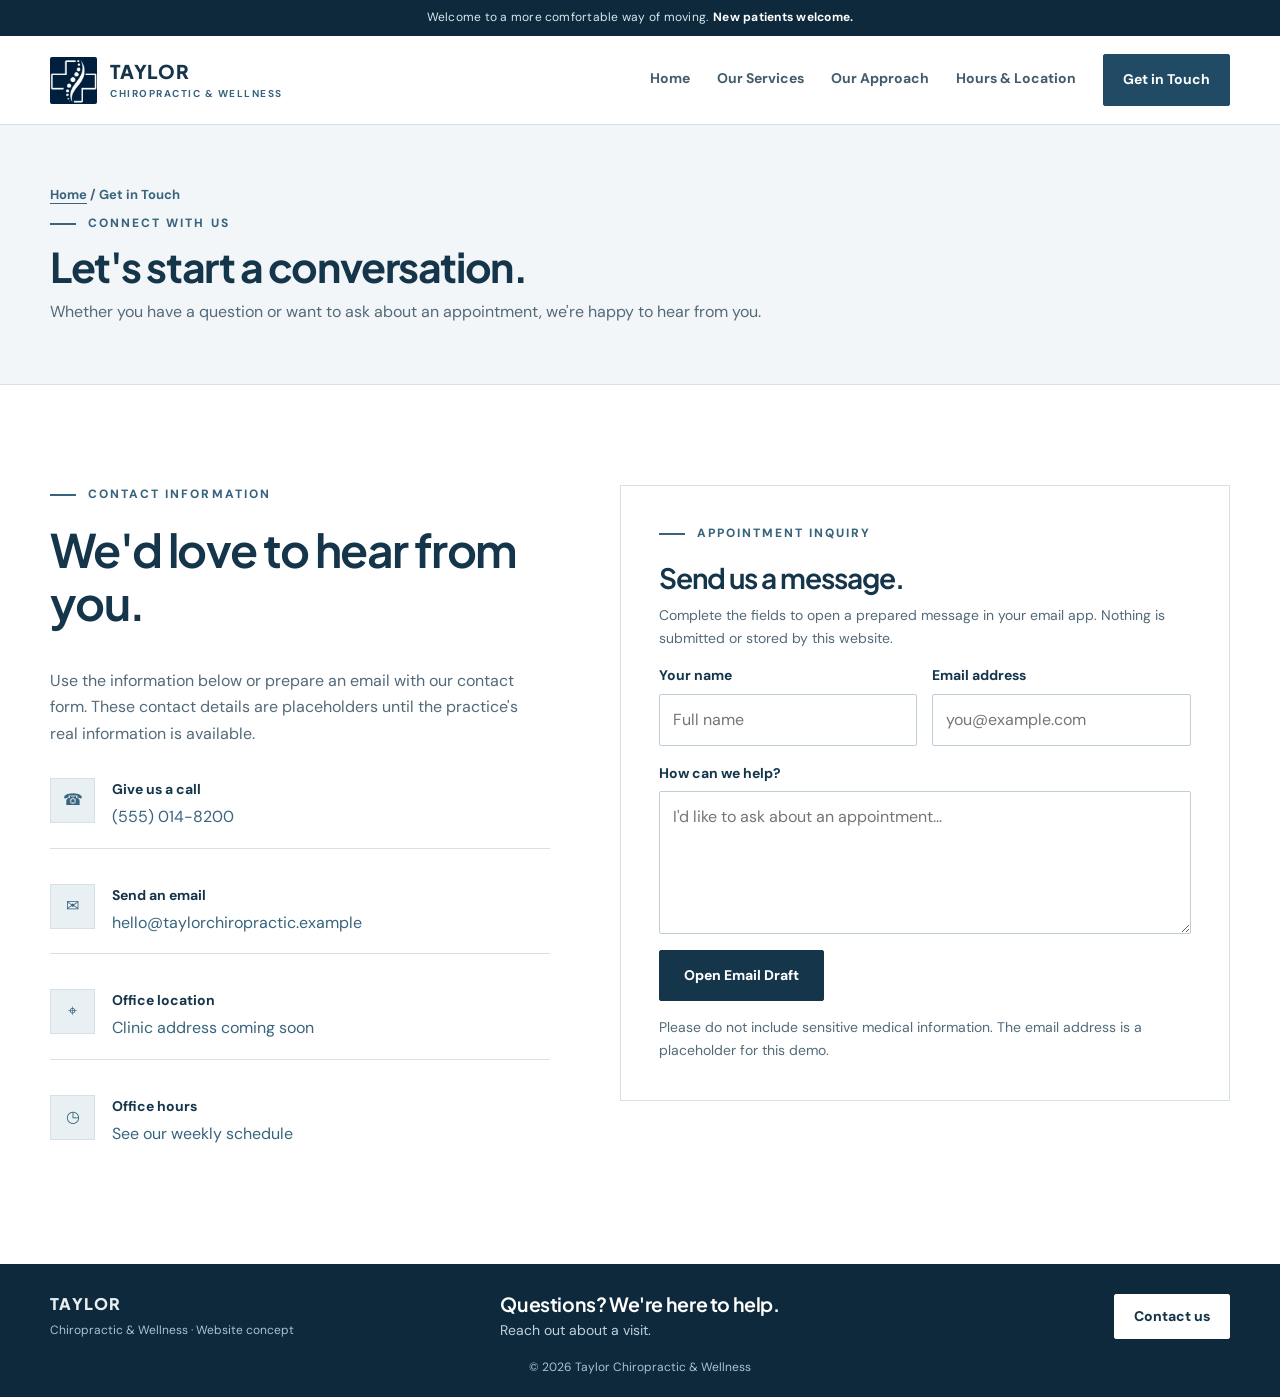
<file: contact.html>
<!doctype html><html lang="en"><head><meta charset="utf-8"><meta name="viewport" content="width=device-width,initial-scale=1"><meta name="theme-color" content="#15354b"><meta name="description" content="Contact Taylor Chiropractic & Wellness by phone or email and ask about an appointment."><title>Get in Touch | Taylor Chiropractic & Wellness</title><link rel="stylesheet" href="./styles.css"><script src="./main.js" defer></script></head><body>
<div class="topline">Welcome to a more comfortable way of moving. <span>New patients welcome.</span></div><header class="site-header"><div class="container header-inner"><a class="brand" href="./index.html" aria-label="Taylor Chiropractic & Wellness home"><img class="brand-mark" src="./taylor-header-icon.png" alt="" width="47" height="47"><span class="brand-copy"><span class="brand-name">TAYLOR</span><span class="brand-sub">Chiropractic & Wellness</span></span></a><button class="menu-toggle" type="button" aria-label="Open navigation" aria-expanded="false" aria-controls="main-navigation">☰</button><nav class="nav" id="main-navigation" aria-label="Main navigation"><a href="./index.html">Home</a><a href="./services.html">Our Services</a><a href="./approach.html">Our Approach</a><a href="./hours.html">Hours & Location</a><a class="nav-cta" href="./contact.html" aria-current="page">Get in Touch</a></nav></div></header>
<main><section class="page-hero compact"><div class="container"><div class="page-breadcrumb"><a href="./index.html">Home</a> / Get in Touch</div><div class="eyebrow">Connect with us</div><h1>Let's start a conversation.</h1><p>Whether you have a question or want to ask about an appointment, we're happy to hear from you.</p></div></section>
<section class="section container"><div class="two-column"><div><div class="eyebrow">Contact information</div><h2 style="color:var(--navy)">We'd love to hear from you.</h2><p style="color:var(--muted)">Use the information below or prepare an email with our contact form. These contact details are placeholders until the practice's real information is available.</p><div class="info-grid" style="margin-top:31px"><div class="contact-method"><span class="contact-glyph">☎</span><div><strong>Give us a call</strong><a href="tel:+15550148200">(555) 014-8200</a></div></div><div class="contact-method"><span class="contact-glyph">✉</span><div><strong>Send an email</strong><a href="mailto:hello@taylorchiropractic.example">hello@taylorchiropractic.example</a></div></div><div class="contact-method"><span class="contact-glyph">⌖</span><div><strong>Office location</strong><span>Clinic address coming soon</span></div></div><div class="contact-method"><span class="contact-glyph">◷</span><div><strong>Office hours</strong><a href="./hours.html">See our weekly schedule</a></div></div></div></div>
<form class="contact-form" data-contact-form><div class="eyebrow">Appointment inquiry</div><h2>Send us a message.</h2><p>Complete the fields to open a prepared message in your email app. Nothing is submitted or stored by this website.</p><div class="field-row"><div class="field"><label for="name">Your name</label><input id="name" name="name" autocomplete="name" required placeholder="Full name"></div><div class="field"><label for="email">Email address</label><input id="email" name="email" type="email" autocomplete="email" required placeholder="you@example.com"></div></div><div class="field"><label for="message">How can we help?</label><textarea id="message" name="message" required placeholder="I'd like to ask about an appointment..."></textarea></div><button class="btn" type="submit">Open Email Draft</button><p class="note" style="margin-top:15px;margin-bottom:0">Please do not include sensitive medical information. The email address is a placeholder for this demo.</p></form></div></section></main>
<footer class="footer"><div class="container footer-single"><div class="footer-brand"><span class="footer-logo">TAYLOR</span><span class="footer-small">Chiropractic & Wellness · Website concept</span></div><div class="footer-message"><h2>Questions? We're here to help.</h2><p>Reach out about a visit.</p></div><a class="btn btn-white" href="#message">Contact us</a><span class="footer-small footer-copy">© <span data-year>2026</span> Taylor Chiropractic & Wellness</span></div></footer>
</body></html>
</file>
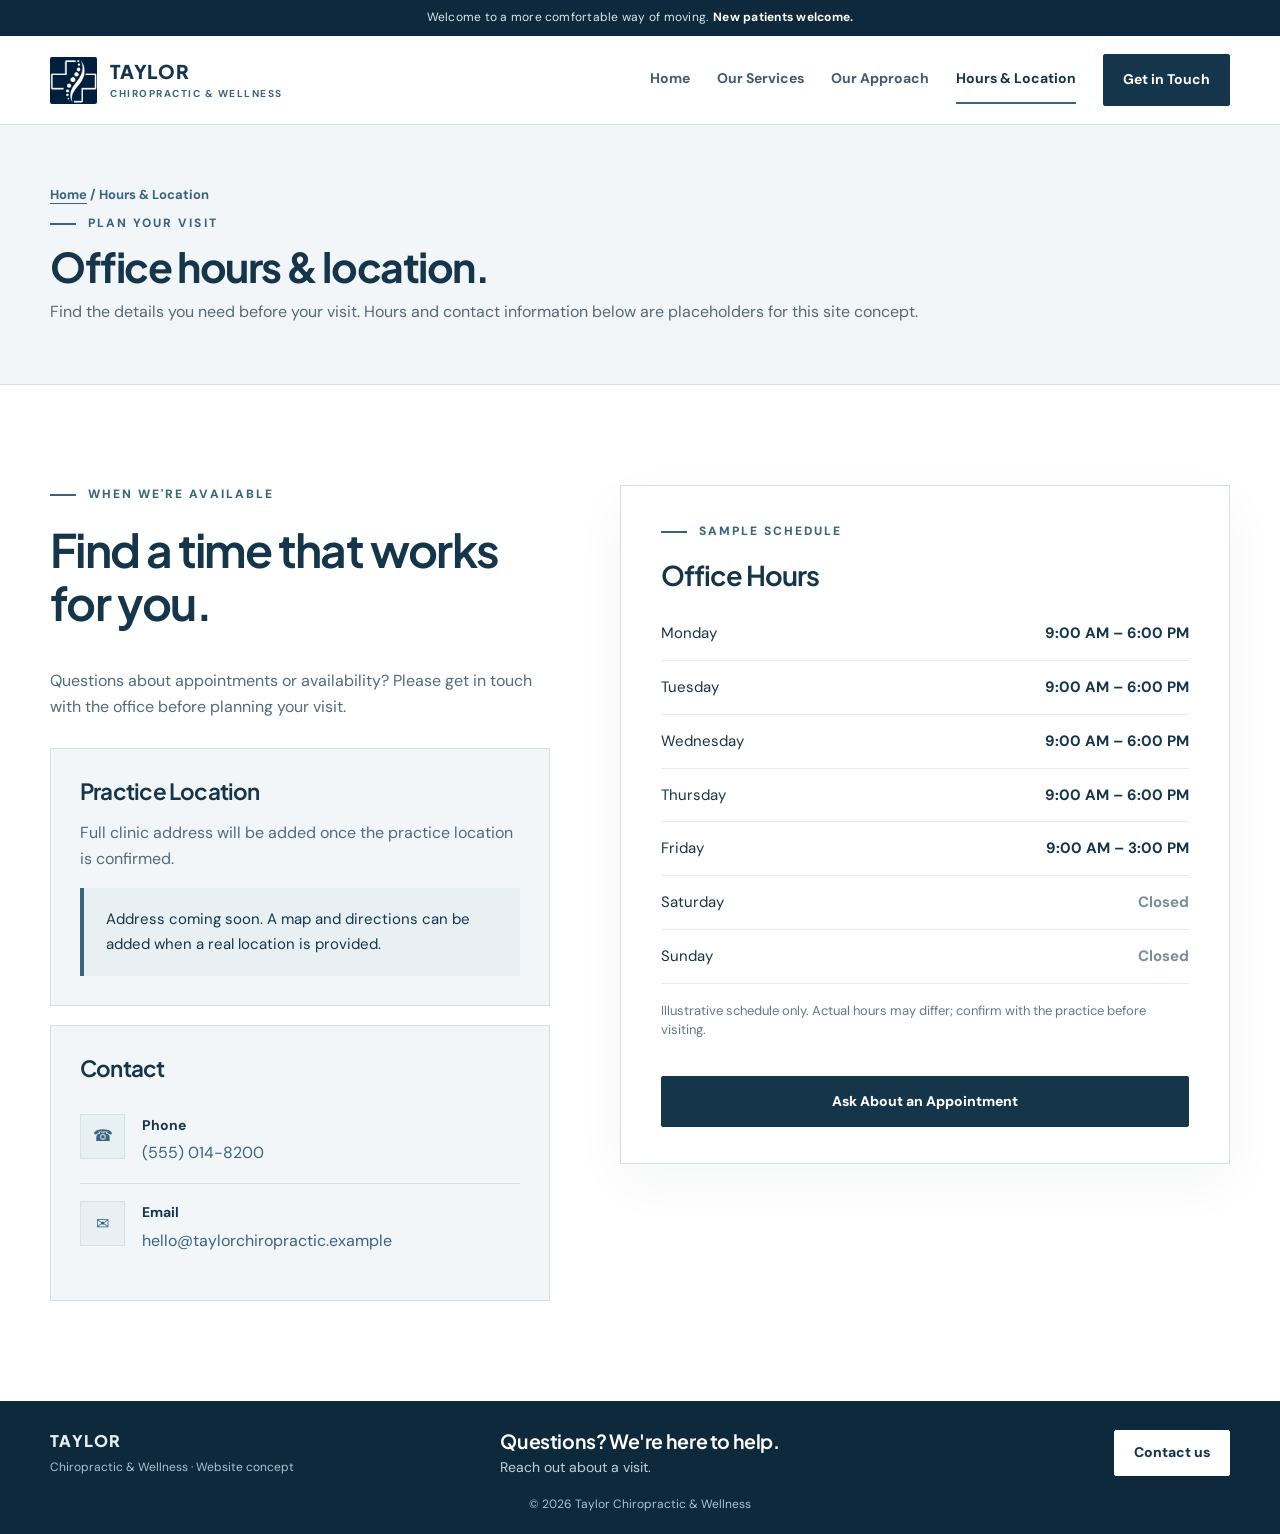
<file: hours.html>
<!doctype html><html lang="en"><head><meta charset="utf-8"><meta name="viewport" content="width=device-width,initial-scale=1"><meta name="theme-color" content="#15354b"><meta name="description" content="Find sample office hours and contact information for Taylor Chiropractic & Wellness."><title>Hours & Location | Taylor Chiropractic & Wellness</title><link rel="stylesheet" href="./styles.css"><script src="./main.js" defer></script></head><body>
<div class="topline">Welcome to a more comfortable way of moving. <span>New patients welcome.</span></div><header class="site-header"><div class="container header-inner"><a class="brand" href="./index.html" aria-label="Taylor Chiropractic & Wellness home"><img class="brand-mark" src="./taylor-header-icon.png" alt="" width="47" height="47"><span class="brand-copy"><span class="brand-name">TAYLOR</span><span class="brand-sub">Chiropractic & Wellness</span></span></a><button class="menu-toggle" type="button" aria-label="Open navigation" aria-expanded="false" aria-controls="main-navigation">☰</button><nav class="nav" id="main-navigation" aria-label="Main navigation"><a href="./index.html">Home</a><a href="./services.html">Our Services</a><a href="./approach.html">Our Approach</a><a href="./hours.html" aria-current="page">Hours & Location</a><a class="nav-cta" href="./contact.html">Get in Touch</a></nav></div></header>
<main><section class="page-hero compact"><div class="container"><div class="page-breadcrumb"><a href="./index.html">Home</a> / Hours & Location</div><div class="eyebrow">Plan your visit</div><h1>Office hours & location.</h1><p>Find the details you need before your visit. Hours and contact information below are placeholders for this site concept.</p></div></section>
<section class="section container"><div class="two-column"><div><div class="eyebrow">When we're available</div><h2 style="color:var(--navy)">Find a time that works for you.</h2><p style="color:var(--muted)">Questions about appointments or availability? Please get in touch with the office before planning your visit.</p><div class="info-card" style="margin-top:27px"><h3>Practice Location</h3><p>Full clinic address will be added once the practice location is confirmed.</p><div class="callout">Address coming soon. A map and directions can be added when a real location is provided.</div></div><div class="info-card" style="margin-top:19px"><h3>Contact</h3><div class="contact-method"><span class="contact-glyph">☎</span><div><strong>Phone</strong><a href="tel:+15550148200">(555) 014-8200</a></div></div><div class="contact-method"><span class="contact-glyph">✉</span><div><strong>Email</strong><a href="mailto:hello@taylorchiropractic.example">hello@taylorchiropractic.example</a></div></div></div></div>
<div class="hours-card"><div class="eyebrow">Sample schedule</div><h2>Office Hours</h2><div class="hours-row"><span>Monday</span><span>9:00 AM – 6:00 PM</span></div><div class="hours-row"><span>Tuesday</span><span>9:00 AM – 6:00 PM</span></div><div class="hours-row"><span>Wednesday</span><span>9:00 AM – 6:00 PM</span></div><div class="hours-row"><span>Thursday</span><span>9:00 AM – 6:00 PM</span></div><div class="hours-row"><span>Friday</span><span>9:00 AM – 3:00 PM</span></div><div class="hours-row closed"><span>Saturday</span><span>Closed</span></div><div class="hours-row closed"><span>Sunday</span><span>Closed</span></div><p class="disclaimer">Illustrative schedule only. Actual hours may differ; confirm with the practice before visiting.</p><a class="btn" href="./contact.html" style="margin-top:23px;width:100%">Ask About an Appointment</a></div></div></section>
</main><footer class="footer"><div class="container footer-single"><div class="footer-brand"><span class="footer-logo">TAYLOR</span><span class="footer-small">Chiropractic & Wellness · Website concept</span></div><div class="footer-message"><h2>Questions? We're here to help.</h2><p>Reach out about a visit.</p></div><a class="btn btn-white" href="./contact.html">Contact us</a><span class="footer-small footer-copy">© <span data-year>2026</span> Taylor Chiropractic & Wellness</span></div></footer>
</body></html>
</file>
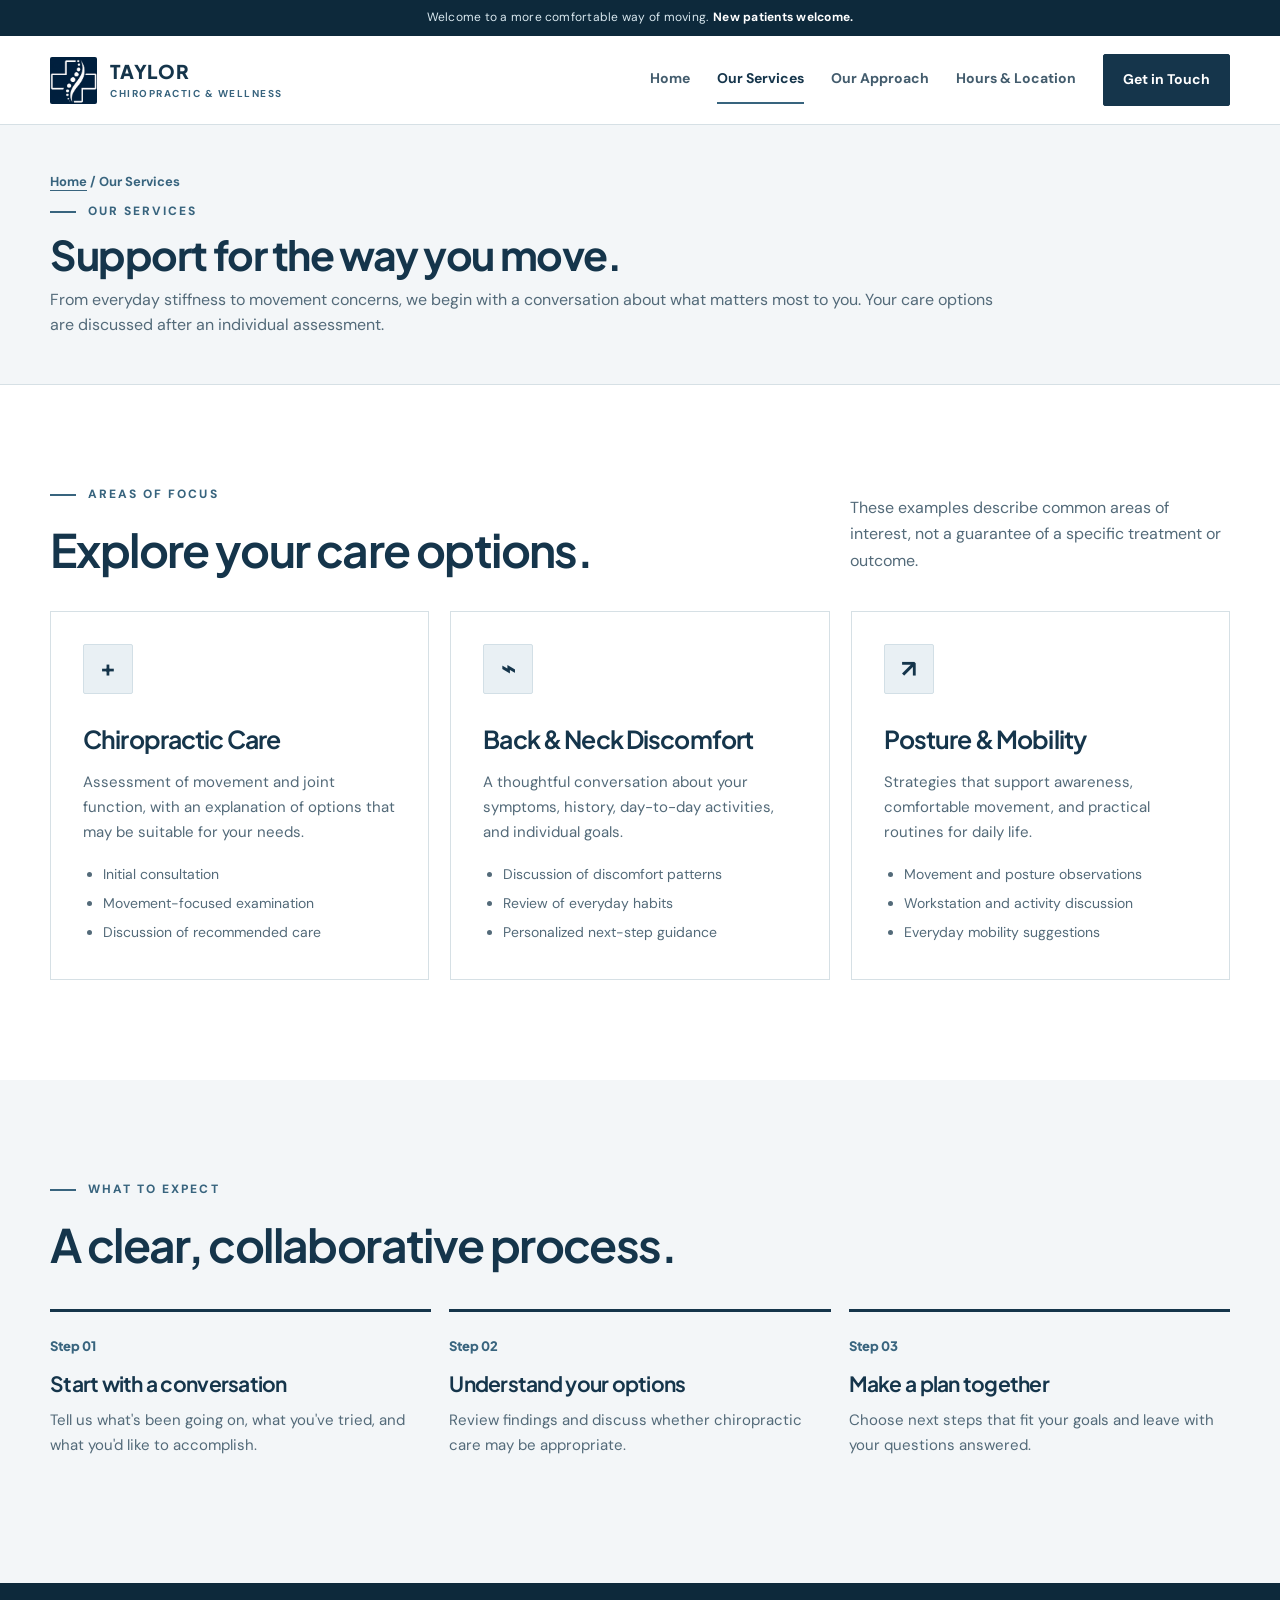
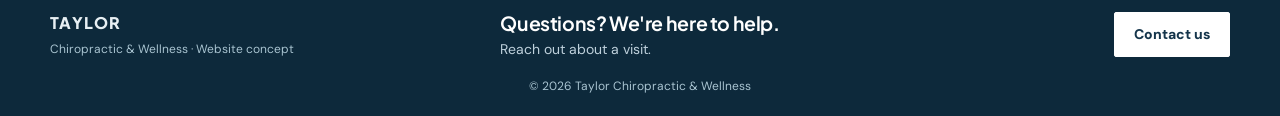
<file: services.html>
<!doctype html><html lang="en"><head><meta charset="utf-8"><meta name="viewport" content="width=device-width,initial-scale=1"><meta name="theme-color" content="#15354b"><meta name="description" content="Explore chiropractic care, back and neck discomfort consultations, and posture and mobility support at Taylor Chiropractic & Wellness."><title>Our Services | Taylor Chiropractic & Wellness</title><link rel="stylesheet" href="./styles.css"><script src="./main.js" defer></script></head><body>
<div class="topline">Welcome to a more comfortable way of moving. <span>New patients welcome.</span></div><header class="site-header"><div class="container header-inner"><a class="brand" href="./index.html" aria-label="Taylor Chiropractic & Wellness home"><img class="brand-mark" src="./taylor-header-icon.png" alt="" width="47" height="47"><span class="brand-copy"><span class="brand-name">TAYLOR</span><span class="brand-sub">Chiropractic & Wellness</span></span></a><button class="menu-toggle" type="button" aria-label="Open navigation" aria-expanded="false" aria-controls="main-navigation">☰</button><nav class="nav" id="main-navigation" aria-label="Main navigation"><a href="./index.html">Home</a><a href="./services.html" aria-current="page">Our Services</a><a href="./approach.html">Our Approach</a><a href="./hours.html">Hours & Location</a><a class="nav-cta" href="./contact.html">Get in Touch</a></nav></div></header>
<main><section class="page-hero"><div class="container"><div class="page-breadcrumb"><a href="./index.html">Home</a> / Our Services</div><div class="eyebrow">Our services</div><h1>Support for the way you move.</h1><p>From everyday stiffness to movement concerns, we begin with a conversation about what matters most to you. Your care options are discussed after an individual assessment.</p></div></section>
<section class="section container"><div class="section-head reveal"><div><div class="eyebrow">Areas of focus</div><h2>Explore your care options.</h2></div><p>These examples describe common areas of interest, not a guarantee of a specific treatment or outcome.</p></div><div class="service-detail-grid"><article class="service-detail reveal"><span class="feature-icon">+</span><h2>Chiropractic Care</h2><p>Assessment of movement and joint function, with an explanation of options that may be suitable for your needs.</p><ul class="detail-list"><li>Initial consultation</li><li>Movement-focused examination</li><li>Discussion of recommended care</li></ul></article><article class="service-detail reveal"><span class="feature-icon">⌁</span><h2>Back & Neck Discomfort</h2><p>A thoughtful conversation about your symptoms, history, day-to-day activities, and individual goals.</p><ul class="detail-list"><li>Discussion of discomfort patterns</li><li>Review of everyday habits</li><li>Personalized next-step guidance</li></ul></article><article class="service-detail reveal"><span class="feature-icon">↗</span><h2>Posture & Mobility</h2><p>Strategies that support awareness, comfortable movement, and practical routines for daily life.</p><ul class="detail-list"><li>Movement and posture observations</li><li>Workstation and activity discussion</li><li>Everyday mobility suggestions</li></ul></article></div></section>
<section class="section section-alt"><div class="container"><div class="eyebrow">What to expect</div><h2 style="color:var(--navy);max-width:780px">A clear, collaborative process.</h2><div class="process-grid"><article class="process-step"><div class="process-label">Step 01</div><h3>Start with a conversation</h3><p>Tell us what's been going on, what you've tried, and what you'd like to accomplish.</p></article><article class="process-step"><div class="process-label">Step 02</div><h3>Understand your options</h3><p>Review findings and discuss whether chiropractic care may be appropriate.</p></article><article class="process-step"><div class="process-label">Step 03</div><h3>Make a plan together</h3><p>Choose next steps that fit your goals and leave with your questions answered.</p></article></div></div></section>
</main><footer class="footer"><div class="container footer-single"><div class="footer-brand"><span class="footer-logo">TAYLOR</span><span class="footer-small">Chiropractic & Wellness · Website concept</span></div><div class="footer-message"><h2>Questions? We're here to help.</h2><p>Reach out about a visit.</p></div><a class="btn btn-white" href="./contact.html">Contact us</a><span class="footer-small footer-copy">© <span data-year>2026</span> Taylor Chiropractic & Wellness</span></div></footer>
</body></html>
</file>
<file: styles.css>
@import url('https://fonts.googleapis.com/css2?family=DM+Sans:wght@400;500;600;700&family=Plus+Jakarta+Sans:wght@400;500;600;700;800&display=swap');
:root{--navy:#15354b;--navy-dark:#0d293b;--navy-mid:#214b64;--blue:#38647e;--pale:#e9f0f4;--pale2:#f3f6f8;--paper:#fff;--ink:#1a3344;--muted:#536a79;--line:#d6e0e5;--accent:#a9c5d4;--shadow:0 24px 55px #0d293b13}
*{box-sizing:border-box}html{scroll-behavior:smooth}body{margin:0;font-family:'DM Sans',Arial,sans-serif;font-size:16px;line-height:1.65;color:var(--ink);background:var(--paper)}h1,h2,h3,p{margin-top:0}h1,h2,h3{font-family:'Plus Jakarta Sans',Arial,sans-serif;line-height:1.16;letter-spacing:-.035em}h1{font-size:clamp(3.2rem,5.5vw,5.5rem);font-weight:700}h2{font-size:clamp(2.2rem,3.6vw,3.65rem);font-weight:650}h3{font-size:1.4rem;font-weight:650}a{color:inherit;text-decoration:none}button,input,textarea{font:inherit}.container{width:min(1180px,calc(100% - 56px));margin:0 auto}.eyebrow{text-transform:uppercase;letter-spacing:.17em;font-size:12px;font-weight:800;color:var(--blue);margin-bottom:18px;display:flex;align-items:center;gap:12px}.eyebrow::before{content:'';width:26px;height:2px;background:var(--blue);flex:none}.eyebrow.light{color:#c3d9e4}.eyebrow.light::before{background:#c3d9e4}.topline{height:36px;background:var(--navy-dark);color:#d9e8ef;font-size:12px;display:flex;align-items:center;justify-content:center;text-align:center;padding:3px 16px;letter-spacing:.02em}.topline span{color:white;font-weight:700;margin-left:5px}.site-header{position:sticky;top:0;z-index:50;background:#fff;border-bottom:1px solid var(--line)}.header-inner{height:88px;display:flex;align-items:center;justify-content:space-between;gap:24px}.brand{display:flex;align-items:center;gap:13px;min-width:236px}.brand-mark{width:47px;height:47px;background:var(--navy);color:#fff;display:grid;place-items:center;font:700 27px 'Plus Jakarta Sans',sans-serif;border-radius:2px}.brand-copy{display:flex;flex-direction:column;gap:5px;justify-content:center;line-height:1.15}.brand-name{font-family:'Plus Jakarta Sans',sans-serif;font-weight:800;font-size:19px;letter-spacing:.04em;color:var(--navy)}.brand-sub{font-size:10px;text-transform:uppercase;letter-spacing:.15em;font-weight:700;color:var(--blue);white-space:nowrap}.nav{display:flex;align-items:center;gap:27px}.nav>a{font-size:14px;font-weight:700;color:#435c6d;padding:11px 0;white-space:nowrap;border-bottom:2px solid transparent}.nav>a:hover,.nav>a[aria-current="page"]{color:var(--navy);border-bottom-color:var(--blue)}.nav>a.nav-cta{background:var(--navy);color:#fff;padding:13px 19px;border:1px solid var(--navy);border-radius:2px}.nav>a.nav-cta:hover,.nav>a.nav-cta[aria-current="page"]{background:var(--navy-mid);border-color:var(--navy-mid);color:#fff}.menu-toggle{display:none;background:none;border:1px solid var(--line);padding:7px 13px;color:var(--navy);font-size:24px;line-height:1;border-radius:2px}.btn{display:inline-flex;align-items:center;justify-content:center;min-height:51px;padding:13px 24px;border:1px solid var(--navy);border-radius:2px;background:var(--navy);color:#fff;font-size:14px;font-weight:800;text-align:center;cursor:pointer;transition:background .2s,border .2s}.btn:hover{background:#315e79;border-color:#315e79}.btn-outline{background:transparent;color:var(--navy)}.btn-outline:hover{background:var(--pale);border-color:var(--navy);color:var(--navy)}.btn-white{background:white;color:var(--navy);border-color:white}.btn-white:hover{background:var(--pale);color:var(--navy)}.btn-group{display:flex;flex-wrap:wrap;gap:12px}.hero{background:var(--pale2)}.hero-grid{min-height:590px;display:grid;grid-template-columns:1fr 1fr;align-items:center;gap:64px}.hero-copy{padding:64px 0}.hero-copy h1{color:var(--navy);margin-bottom:24px}.hero-copy h1 span{color:#4f7a94}.hero-copy>p{max-width:500px;color:var(--muted);font-size:18px;line-height:1.75;margin-bottom:33px}.hero-media{height:520px;align-self:center;position:relative;margin:32px 0}.hero-media img{display:block;width:100%;height:100%;object-fit:cover;object-position:center;background:#b9cbd4;filter:saturate(.77)}.photo-caption{position:absolute;bottom:18px;left:-28px;background:var(--navy);color:white;padding:18px 23px;width:220px;min-height:72px;font-family:'Plus Jakarta Sans',sans-serif;font-weight:700;font-size:15px;line-height:1.35;box-shadow:var(--shadow);display:flex;align-items:center}.valuebar{background:var(--navy);color:#fff}.valuebar-inner{display:grid;grid-template-columns:repeat(3,1fr);gap:0}.value-item{display:flex;align-items:center;gap:15px;padding:24px 18px;border-right:1px solid #ffffff28;font-size:14px;font-weight:600}.value-item:first-child{padding-left:0}.value-item:last-child{border-right:0}.value-mark{display:grid;place-items:center;width:35px;height:35px;flex:none;border:1px solid #ffffff6d;font-size:19px;color:#d1e3eb}.section{padding:100px 0}.section-alt{background:var(--pale2)}.section-head{display:flex;justify-content:space-between;align-items:end;gap:35px;margin-bottom:35px}.section-head h2{max-width:630px;margin-bottom:0;color:var(--navy)}.section-head p{max-width:380px;color:var(--muted);margin-bottom:2px}.card-grid{display:grid;grid-template-columns:repeat(3,1fr);gap:20px}.feature-card{border:1px solid var(--line);background:white;padding:31px 30px;min-height:282px;display:flex;flex-direction:column;align-items:flex-start}.feature-icon{width:50px;height:50px;display:grid;place-items:center;background:var(--pale);color:var(--navy);border:1px solid #d2dfe6;border-radius:2px;font-size:24px;margin-bottom:29px;font-weight:700}.feature-card h3{color:var(--navy);margin-bottom:12px}.feature-card p{font-size:15px;color:var(--muted);margin-bottom:0}.text-link{display:inline-block;color:var(--navy);font-weight:800;font-size:14px;border-bottom:2px solid var(--blue);padding-bottom:2px;margin-top:auto}.feature-card .text-link{padding-top:14px}.split{display:grid;grid-template-columns:1fr 1fr;gap:80px;align-items:center}.photo-frame{position:relative}.photo-frame>img{width:100%;height:470px;display:block;object-fit:cover;filter:saturate(.7)}.photo-frame::before{content:'';display:block;position:absolute;width:84%;height:84%;border:10px solid #d4e2e9;right:-18px;bottom:-18px;z-index:0}.photo-frame>img{position:relative;z-index:1}.prose h2{color:var(--navy);margin-bottom:22px}.prose p{color:var(--muted);max-width:510px}.check-list{list-style:none;margin:24px 0 29px;padding:0;display:grid;gap:12px}.check-list li{display:flex;gap:12px;align-items:start;font-size:15px;font-weight:700;color:var(--ink)}.check-list li::before{content:'✓';background:var(--pale);border:1px solid #cbdce5;color:var(--navy);height:24px;width:24px;display:grid;place-items:center;flex:none;line-height:1.3}.cta-band{background:var(--navy);padding:70px 0;color:white}.cta-layout{display:flex;justify-content:space-between;align-items:center;gap:40px}.cta-layout h2{font-size:clamp(2.1rem,3.4vw,3.2rem);max-width:780px;color:#fff;margin-bottom:12px}.cta-layout p{color:#c7dbe6;margin-bottom:0}.footer{background:var(--navy-dark);color:#e7eff3;padding:37px 0}.footer-inner{display:flex;align-items:center;justify-content:space-between;gap:25px}.footer-logo{font-family:'Plus Jakarta Sans',sans-serif;letter-spacing:.08em;font-weight:800}.footer-small{color:#a9c4d1;font-size:12px}.footer-links{display:flex;align-items:center;gap:21px;flex-wrap:wrap;font-size:13px;font-weight:600}.footer-links a:hover{color:#fff;text-decoration:underline}.page-hero{background:var(--pale2);border-bottom:1px solid var(--line);padding:83px 0 76px}.page-hero h1{font-size:clamp(2.8rem,5vw,4.8rem);max-width:790px;margin-bottom:18px;color:var(--navy)}.page-hero p{max-width:680px;font-size:18px;color:var(--muted);margin-bottom:0}.page-hero.compact{padding:68px 0}.page-breadcrumb{font-size:13px;font-weight:700;color:var(--blue);margin-bottom:20px}.page-breadcrumb a{text-decoration:underline;text-underline-offset:4px}.service-detail-grid{display:grid;grid-template-columns:repeat(3,1fr);gap:21px}.service-detail{padding:32px;border:1px solid var(--line);background:white;min-height:300px}.service-detail h2{font-size:1.55rem;line-height:1.3;color:var(--navy);margin-bottom:15px}.service-detail p{color:var(--muted);font-size:15px}.detail-list{padding-left:20px;color:var(--muted);font-size:14px;margin-bottom:0}.detail-list li{padding:3px 0}.process-grid{display:grid;grid-template-columns:repeat(3,1fr);gap:18px}.process-step{border-top:3px solid var(--navy);padding:24px 15px 10px 0}.process-label{font-family:'Plus Jakarta Sans',sans-serif;font-weight:800;font-size:13px;color:var(--blue);margin-bottom:14px}.process-step h3{color:var(--navy);font-size:21px;margin-bottom:12px}.process-step p{color:var(--muted);font-size:15px}.two-column{display:grid;grid-template-columns:.9fr 1.1fr;gap:70px;align-items:start}.hours-card{border:1px solid var(--line);background:white;padding:36px 40px;box-shadow:0 18px 50px #14384c0b}.hours-card h2{font-size:1.7rem;color:var(--navy);margin-bottom:16px}.hours-row{display:flex;align-items:center;justify-content:space-between;gap:16px;padding:14px 0;border-bottom:1px solid #e5ecf0;font-size:15px}.hours-row span:last-child{color:var(--navy);font-weight:700;text-align:right}.hours-row.closed span:last-child{color:#788d9a}.disclaimer{margin-top:17px;color:#637987;font-size:13px;line-height:1.5}.info-card{background:var(--pale2);border:1px solid var(--line);padding:29px}.info-card h3{margin-bottom:16px;color:var(--navy)}.info-card p{color:var(--muted)}.info-grid{display:grid;gap:18px}.contact-method{display:flex;align-items:start;gap:17px;border-bottom:1px solid var(--line);padding:17px 0}.contact-method:first-child{padding-top:0}.contact-method:last-child{border-bottom:0}.contact-glyph{display:grid;place-items:center;background:var(--pale);color:var(--navy);border:1px solid var(--line);height:45px;width:45px;flex:none;font-size:21px}.contact-method strong{display:block;color:var(--navy);font-size:14px;margin-bottom:3px}.contact-method a,.contact-method span{font-size:16px;color:var(--blue);overflow-wrap:anywhere}.contact-form{background:white;border:1px solid var(--line);padding:38px}.contact-form h2{font-size:1.75rem;margin-bottom:10px;color:var(--navy)}.contact-form>p{color:var(--muted);font-size:14px}.field-row{display:grid;grid-template-columns:1fr 1fr;gap:15px}.field{display:flex;flex-direction:column;gap:6px;margin-bottom:16px}.field label{font-size:14px;font-weight:700;color:var(--navy)}.field input,.field textarea{border:1px solid #bdced8;border-radius:2px;padding:12px 13px;min-height:46px;color:var(--ink);background:#fff;outline:none;width:100%}.field textarea{min-height:143px;resize:vertical}.field input:focus,.field textarea:focus{border-color:var(--blue);box-shadow:0 0 0 3px #a4c5d34d}.note{font-size:13px;color:var(--muted)}.callout{border-left:4px solid var(--blue);background:var(--pale);padding:19px 22px;color:var(--navy);font-size:15px}.reveal{opacity:0;transform:translateY(12px);transition:opacity .55s ease,transform .55s ease}.reveal.visible{opacity:1;transform:none}
@media(max-width:1070px){.nav{gap:16px}.brand{min-width:208px}.nav>a{font-size:13px}.hero-grid{gap:38px}.split{gap:43px}}
@media(max-width:860px){.header-inner{height:76px}.menu-toggle{display:block;margin-left:auto}.nav{display:none;position:absolute;top:100%;left:0;right:0;padding:16px max(28px,calc((100% - 1180px)/2));background:#fff;box-shadow:0 14px 22px #0d293b17;border-bottom:1px solid var(--line);flex-direction:column;align-items:stretch;gap:0}.nav.open{display:flex}.nav>a{padding:13px 5px;font-size:15px}.nav>a.nav-cta{text-align:center;margin-top:8px;padding:12px}.hero-grid{grid-template-columns:1.08fr .92fr;gap:25px;min-height:500px}.hero-media{height:430px}.hero-copy h1{font-size:clamp(2.85rem,6vw,4.6rem)}.photo-caption{left:-15px}.value-item{padding:19px 12px;font-size:12px}.split{gap:30px}.two-column{gap:35px}}
@media(max-width:700px){.container{width:calc(100% - 36px)}.topline{height:auto;min-height:34px;font-size:11px;line-height:1.4}.header-inner{height:71px}.brand{min-width:0}.brand-mark{width:42px;height:42px;font-size:23px}.brand-name{font-size:18px}.brand-sub{font-size:9px;letter-spacing:.105em}.nav{padding:14px 18px}.hero-grid{display:flex;flex-direction:column;align-items:stretch;gap:0}.hero-copy{padding:61px 0 36px}.hero-copy h1{font-size:clamp(3rem,10vw,4.4rem)}.hero-copy>p{font-size:16px;margin-bottom:26px}.hero-media{height:350px;margin:0 0 32px 12px;max-width:100%;align-self:stretch}.photo-caption{bottom:15px;left:-12px;width:186px;padding:12px 17px;min-height:61px;font-size:13px}.valuebar-inner{display:grid;grid-template-columns:1fr}.value-item{padding:14px 0;border-right:0;border-bottom:1px solid #ffffff27;font-size:14px}.value-item:last-child{border:0}.value-item:first-child{padding:14px 0}.section{padding:69px 0}.section-head{display:block;margin-bottom:25px}.section-head p{margin-top:18px}.card-grid,.service-detail-grid,.process-grid,.split,.two-column{grid-template-columns:1fr}.feature-card{min-height:240px}.split{gap:43px}.photo-frame>img{height:335px}.photo-frame::before{right:-9px;bottom:-9px;border-width:7px}.cta-layout{flex-direction:column;align-items:flex-start;gap:23px}.cta-band{padding:54px 0}.footer-inner{align-items:start;flex-direction:column;gap:19px}.page-hero{padding:60px 0 54px}.page-hero h1{font-size:clamp(2.6rem,9vw,3.7rem)}.page-hero p{font-size:16px}.hours-card,.contact-form{padding:24px 20px}.field-row{grid-template-columns:1fr;gap:0}.btn-group{display:grid;grid-template-columns:1fr}.service-detail{min-height:unset}}
@media(prefers-reduced-motion:reduce){html{scroll-behavior:auto}.reveal{transition:none;transform:none}}

/* Compact, equal-height page introductions across the interior pages. */
.page-hero,.page-hero.compact{min-height:260px;padding:30px 0;display:flex;align-items:center}
.page-hero h1{font-size:clamp(2.25rem,3.2vw,3.1rem);max-width:1000px;margin-bottom:10px}
.page-hero p{font-size:16px;line-height:1.55;max-width:970px}
.page-hero .page-breadcrumb{margin-bottom:9px}
.page-hero .eyebrow{margin-bottom:9px}

/* A single unified footer with no separate contact and branding rows. */
body{min-height:100vh;display:flex;flex-direction:column}
main{flex:1;display:flex;flex-direction:column}
main>.hero{flex:1;display:flex;align-items:center}
.footer{background:var(--navy-dark);padding:0}
.footer-single{display:grid;grid-template-columns:repeat(3,minmax(0,1fr));align-items:center;column-gap:28px;row-gap:17px;padding:27px 0 19px}
.footer-brand{display:flex;flex-direction:column;align-items:flex-start;gap:4px;justify-self:start}
.footer-message{justify-self:center}
.footer-message h2{font-size:1.22rem;letter-spacing:-.02em;line-height:1.25;color:#fff;margin:0 0 4px}
.footer-message p{font-size:14px;line-height:1.45;color:#bfd1dc;margin:0}
.footer-single .btn{min-height:45px;padding:10px 19px;white-space:nowrap;justify-self:end}
.footer-copy{grid-column:1/-1;justify-self:center;font-size:12px;text-align:center;white-space:nowrap}
@media(max-width:900px){.footer-single{grid-template-columns:1fr auto;row-gap:14px}.footer-message{grid-column:1;justify-self:start}.footer-single .btn{grid-column:2;grid-row:1/3;align-self:center}.footer-copy{grid-column:1/-1}}
@media(max-width:700px){.page-hero,.page-hero.compact{min-height:0;padding:34px 0;display:block}.page-hero h1{font-size:clamp(2.2rem,8vw,2.75rem)}.footer-single{grid-template-columns:1fr;gap:15px;padding:26px 0}.footer-message,.footer-single .btn,.footer-copy{grid-column:1;grid-row:auto}.footer-single .btn{width:100%}.footer-copy{justify-self:center;white-space:normal}}
/* The supplied logo image replaces the original typographic T mark. */
.brand img.brand-mark{display:block;object-fit:cover;object-position:center;flex:0 0 auto;background:var(--navy);color:transparent;font-size:0;}
</file>
